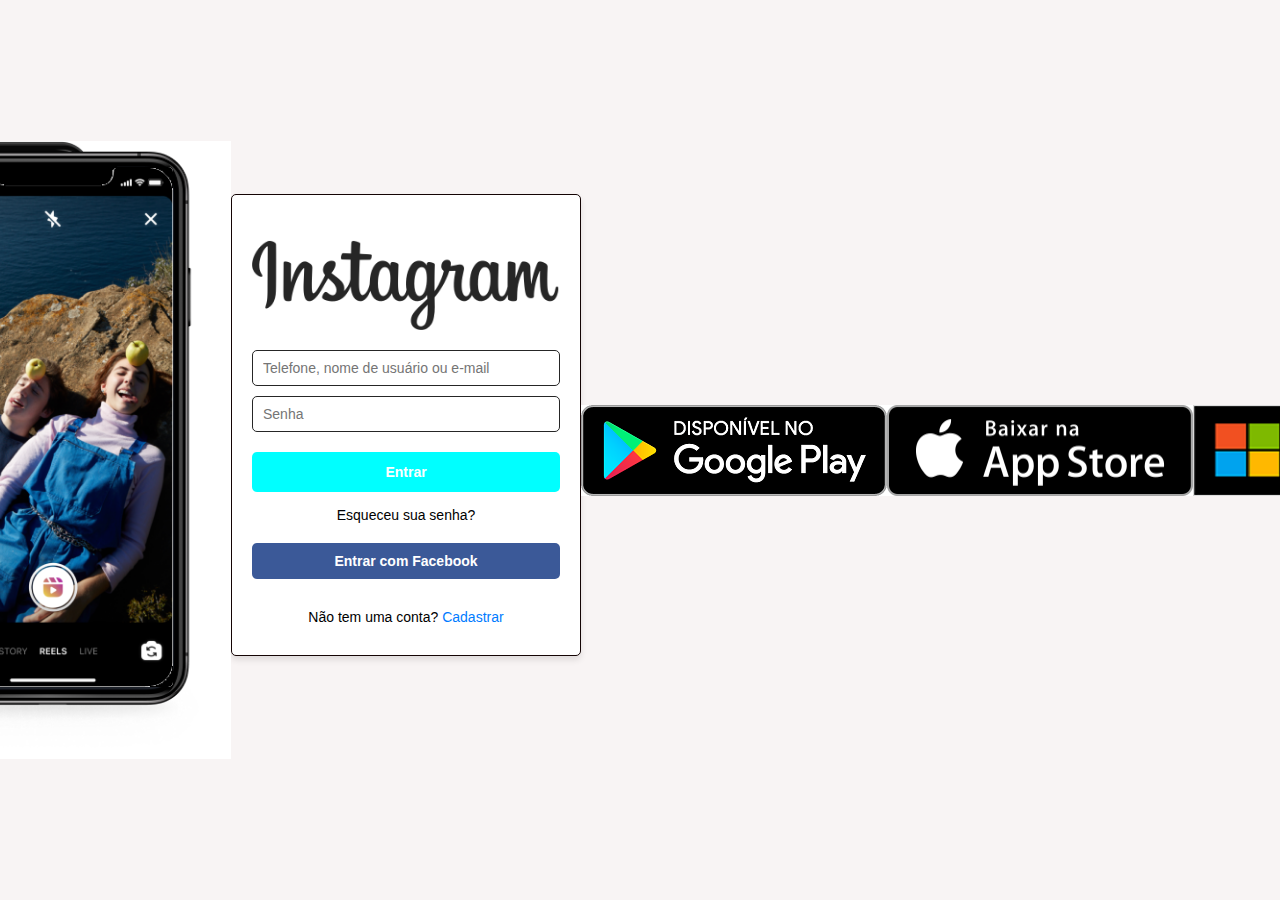
<file: Index.html>
<!DOCTYPE html>
<html lang="pt-br">

<head>
    <meta charset="UTF-8">
    <meta name="viewport" content="width=device-width, initial-scale=1.0">
    <title> G - Instante </title>
    <link rel="stylesheet" href="Style.css">
</head>

<body>
    <div class="box-imagens">
        <div class="celular-container">
            <img src="img/celular.png" class="imagem-celular">
            <img src="img/insta1.png" class="imagem-insta">
            <img src="img/insta2.png" class="imagem-insta troca-imagem">
        </div>
    </div>

    <div class="box-form">
        <img src="img/insta-logo.png" class="insta-logo">
        <input placeholder="Telefone, nome de usuário ou e-mail" type="text" id="search" name="search" />
        <input placeholder="Senha" type="password" id="password" name="password" />
        <button onclick="location.href='index.html'">Entrar</button>

        <a class="esqueceu-senha"> Esqueceu sua senha?</a>

        <a class="login-facebook"> Entrar com Facebook</a>

        <div>
            <p class="Cadastrar"> Não tem uma conta? <a href="pagina-de-cadastro.html">Cadastrar</a> </p>
        </div>
    </div>


    <div 
    class="box-imagens-finais"> 
    <img src="img/google.png" class="google-logo"> 
    <img src="img/ios.png" class="ios-logo"> 
    <img src="img/microsoft.png" class="microsoft-logo"> 
</div>

    <script src="script.js"></script>
</body>

</html>
</file>
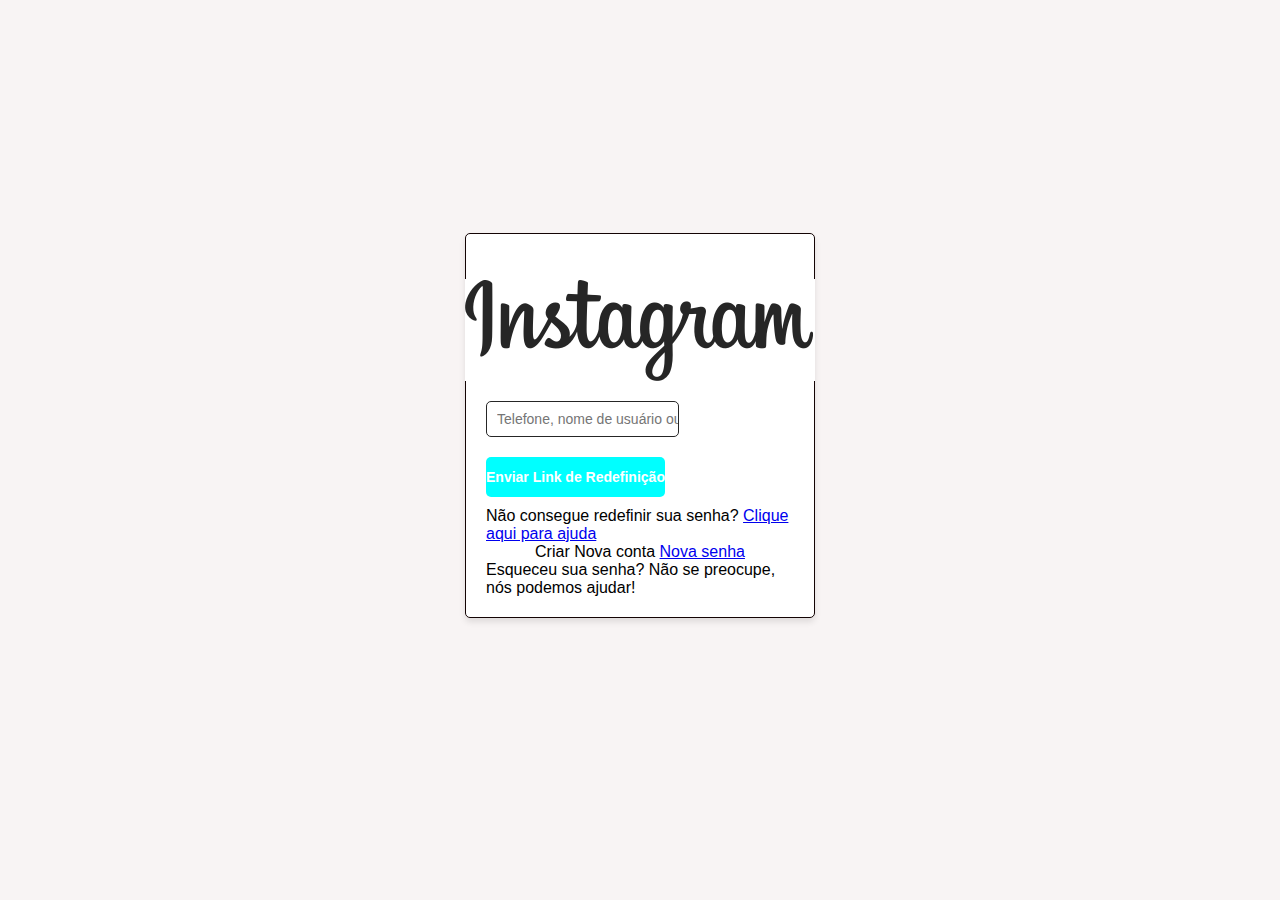
<file: esqueceu-sua-senha.html>
<!DOCTYPE html>
<html lang="pt-br">
<head>
    <meta charset="UTF-8">
    <meta name="viewport" content="width=device-width, initial-scale=1.0">
    <title>G - Instante | Esqueceu sua senha?</title>
    <link rel="stylesheet" href="Style.css">
</head>
<body>
    <div class="box-form">
        <div class="box-imagens-esqueceu">
            <img src="img/insta-logo.png" class="insta-logo">
            <form action="processa-recuperacao-senha.php" method="POST">
                <input placeholder="Telefone, nome de usuário ou e-mail" type="text" id="search" name="search" required />
                <button type="submit">Enviar Link de Redefinição</button>
            </form>
            <span>Não consegue redefinir sua senha? <a href="#">Clique aqui para ajuda</a></span>
            <div>
                <p class="Esqueceu">Criar Nova conta <a href="esqueceu-sua-senha.html">Nova senha </a></p>
            </div>
        </div>
        <div> 
            <p>Esqueceu sua senha? Não se preocupe, nós podemos ajudar!</p>
        </div>
    </div>
</body>
<script src="script.js"></script>
</html>
</file>
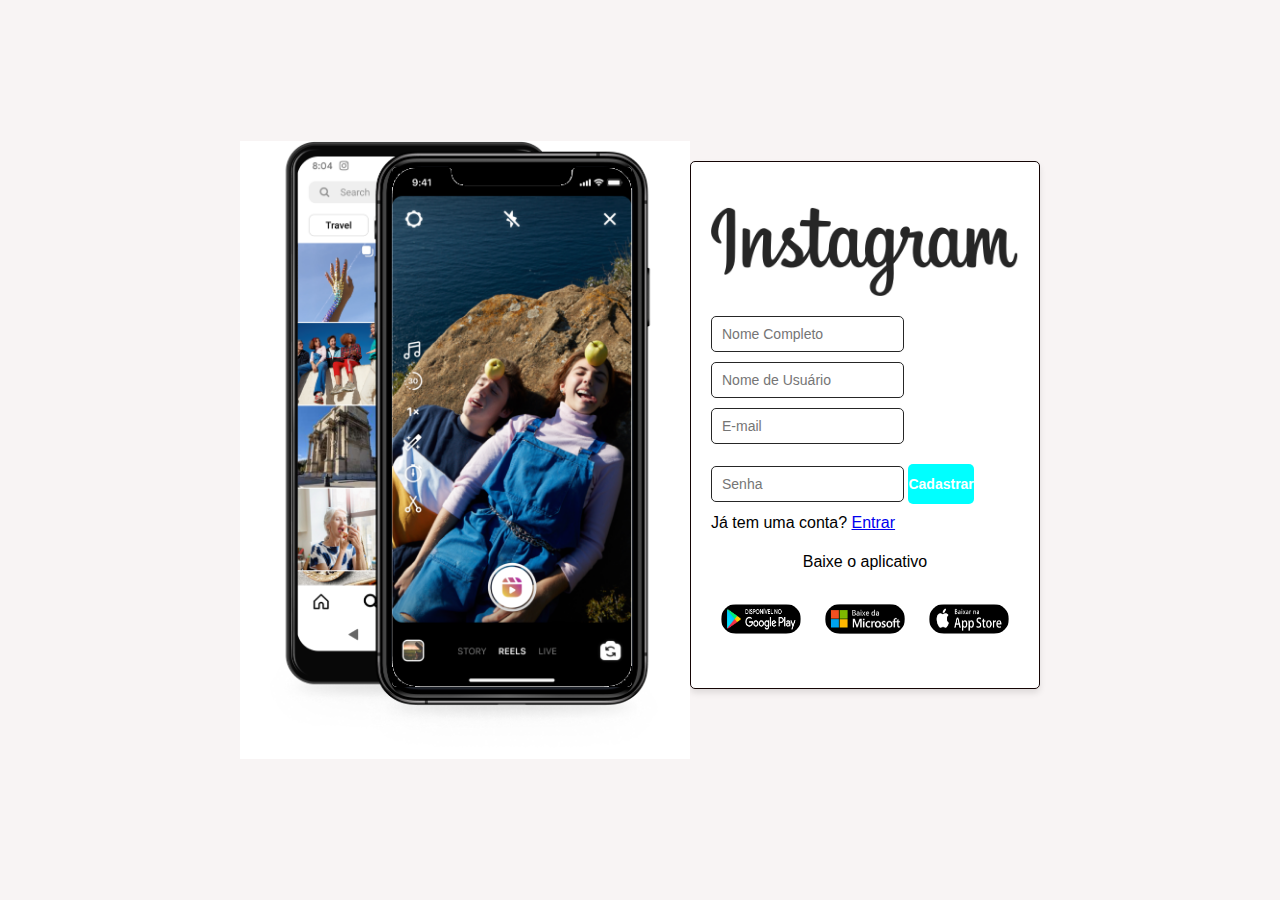
<file: pagina-de-cadastro.html>
<!DOCTYPE html>
<html lang="pt-br">
<head>
    <meta charset="UTF-8">
    <meta name="viewport" content="width=device-width, initial-scale=1.0">
    <title>G - Instante | Cadastro</title>
    <link rel="stylesheet" href="Style.css">
</head>
<body>
    <div class="box-imagens">
        <div class="celular-container">
            <img src="img/celular.png" class="imagem-celular">
            <img src="img/insta1.png" class="imagem-insta">
            <img src="img/insta2.png" class="imagem-insta troca-imagem">
        </div>
    </div>

    <div class="box-form">
        <img src="img/insta-logo.png" class="insta-logo">
        <form action="processa-cadastro.php" method="POST">
            <input placeholder="Nome Completo" type="text" name="nome" required>
            <input placeholder="Nome de Usuário" type="text" name="usuario" required>
            <input placeholder="E-mail" type="email" name="email" required>
            <input placeholder="Senha" type="password" name="senha" required>
            <button type="submit">Cadastrar</button>
        </form>
        <div>
            <p class="Ja-tem-conta">Já tem uma conta? <a href="index.html">Entrar</a></p>
        </div>
        <div>
            <p class="get-app">Baixe o aplicativo</p>
        </div>
        <div class="box-imagens-finais">
            <a href="https://encurtador.com.br/sQ4Av" class="link-download">
                <div class="google-logo">
                    <img src="img/google.png" alt="Google Logo">
                </div>
            </a>
            <a href="https://encurtador.com.br/2K7yB" class="link-download">
                <div class="microsoft-logo">
                    <img src="img/microsoft.png" alt="Microsoft Logo">
                </div>
            </a>
            <a href="https://encurtador.com.br/fKaM1" class="link-download">
                <div class="ios-logo">
                    <img src="img/ios.png" alt="iOS Logo">
                </div>
            </a>
        </div>
    </div>
</body>
<script src="script.js"></script>
</html>
</file>
<file: Style.css>
/* Reset básico */
* {
    padding: 0;
    margin: 0;
    background: rgb(255, 255, 255);
    box-sizing: border-box;
}

/* Estilo para a seção de lojas */
.get-app {
    margin-top: 20px;
    margin-bottom: 2px;
    background-color: white;
    display: flex;
    justify-content: center;
    text-align: center;
    border: none;
    padding: 1px;
    border-radius: 1px;
}

.get-app p {
    margin-top: 35px;
    margin-bottom: 15px;
    text-align: center;
    border: 1px solid #140404;
}

.box-imagens {
    position: relative;
}

/* Estilo para a imagem do celular */
.imagem-celular {
    border: none;
    width: 450px;
}

.imagem-insta {
    height: 520px;
    position: absolute;
    left: 152px;
    top: 26px;
    border: 5px;
    border-radius: 5px;
}

/* Estilo para o formulário */
.box-form {
    width: 350px;
    border: 1px solid #140404;
    padding: 20px;
    display: flex;
    flex-direction: column;
    background-color: #ffffff;
    border-radius: 5px;
    margin-bottom: 50px;
    box-shadow: 0 4px 6px rgba(0, 0, 0, 0.1);
}

.box-form h2 {
    text-align: center;
    margin-bottom: 20px;
    font-size: 1.5em;
}

.logo-container {
    display: flex;
    justify-content: space-between;
    width: 100%;
}

/* Estilo para a imagem das logos */
.box-imagens-finais {
    display: flex;
    background-color: white;
    justify-content: space-between;
    width: 100%;
}

.google-logo img,
.ios-logo img,
.microsoft-logo img {
    max-width: 80px;
    margin: 10px;
    height: 30px;
    margin-top: 30px;
    border-radius: 15px;
    margin-bottom: 30px;
    background-color: white;
    cursor: pointer;
}

body {
    background-color: #f8f4f4;
    width: 100vw;
    height: 100vh;
    display: flex;
    align-items: center;
    justify-content: center;
    font-family: sans-serif;
}

input {
    height: 36px;
    margin-bottom: 10px;
    border: 1px solid #262626;
    outline: none;
    border-radius: 5px;
    padding-left: 10px;
    font-size: 14px;
}

button {
    background-color: aqua;
    color: #ffffff;
    border-radius: 5px;
    border: none;
    height: 40px;
    margin-top: 10px;
    margin-bottom: 10px;
    cursor: pointer;
    font-size: 14px;
    font-weight: bold;
}

button:hover {
    background-color: #007BFF;
}

.login-facebook {
    background-color: #3b5998;
    font-size: 14px;
    font-weight: bold;
    text-align: center;
    margin-top: 20px;
    margin-bottom: 20px;
    border-radius: 5px;
    cursor: pointer;
    color: white;
    display: inline-block;
    padding: 10px 20px;
    text-decoration: none;
}

.login-facebook:hover {
    background-color: #2d4373;
}

.esqueceu-senha {
    background-color: white;
    margin-top: 5px;
    text-align: center;
    cursor: pointer;
    font-size: 14px;
}

.insta-logo {
    margin-top: 25px;
    margin-bottom: 20px;
}

.Cadastrar {
    border: none;
    background-color: white;
    margin-top: 10px;
    margin-bottom: 10px;
    text-align: center;
    font-size: 14px;
}

.Cadastrar a {
    color: #007BFF;
    text-decoration: none;
}

.Cadastrar a:hover {
    text-decoration: underline;
}

.box-imagens-esqueceu {
    display: flex;
    flex-direction: column;
    background-color: white;
    justify-content: center;
    align-items: center;
    width: 100%;
}

/* Estilos para dispositivos móveis */
@media (max-width: 600px) {
    .box-imagens {
        display: none;
    }

    .box-form,
    .box-lojas {
        width: 90%;
        padding: 20px;
        margin: 10px;
    }

    .insta-logo {
        width: 50%;
        margin: 0 auto 20px;
    }

    input,
    button {
        width: 100%;
        margin: 10px 0;
    }

    /* Estilo para os logos da Microsoft, Ios, Google */
    .google-logo,
    .ios-logo,
    .microsoft-logo {
        width: 30%;
        margin: 5px;
        height: 30px;
        margin-top: 5px;
        border-radius: 5px;
        margin-bottom: 10px;
    }
}
</file>
